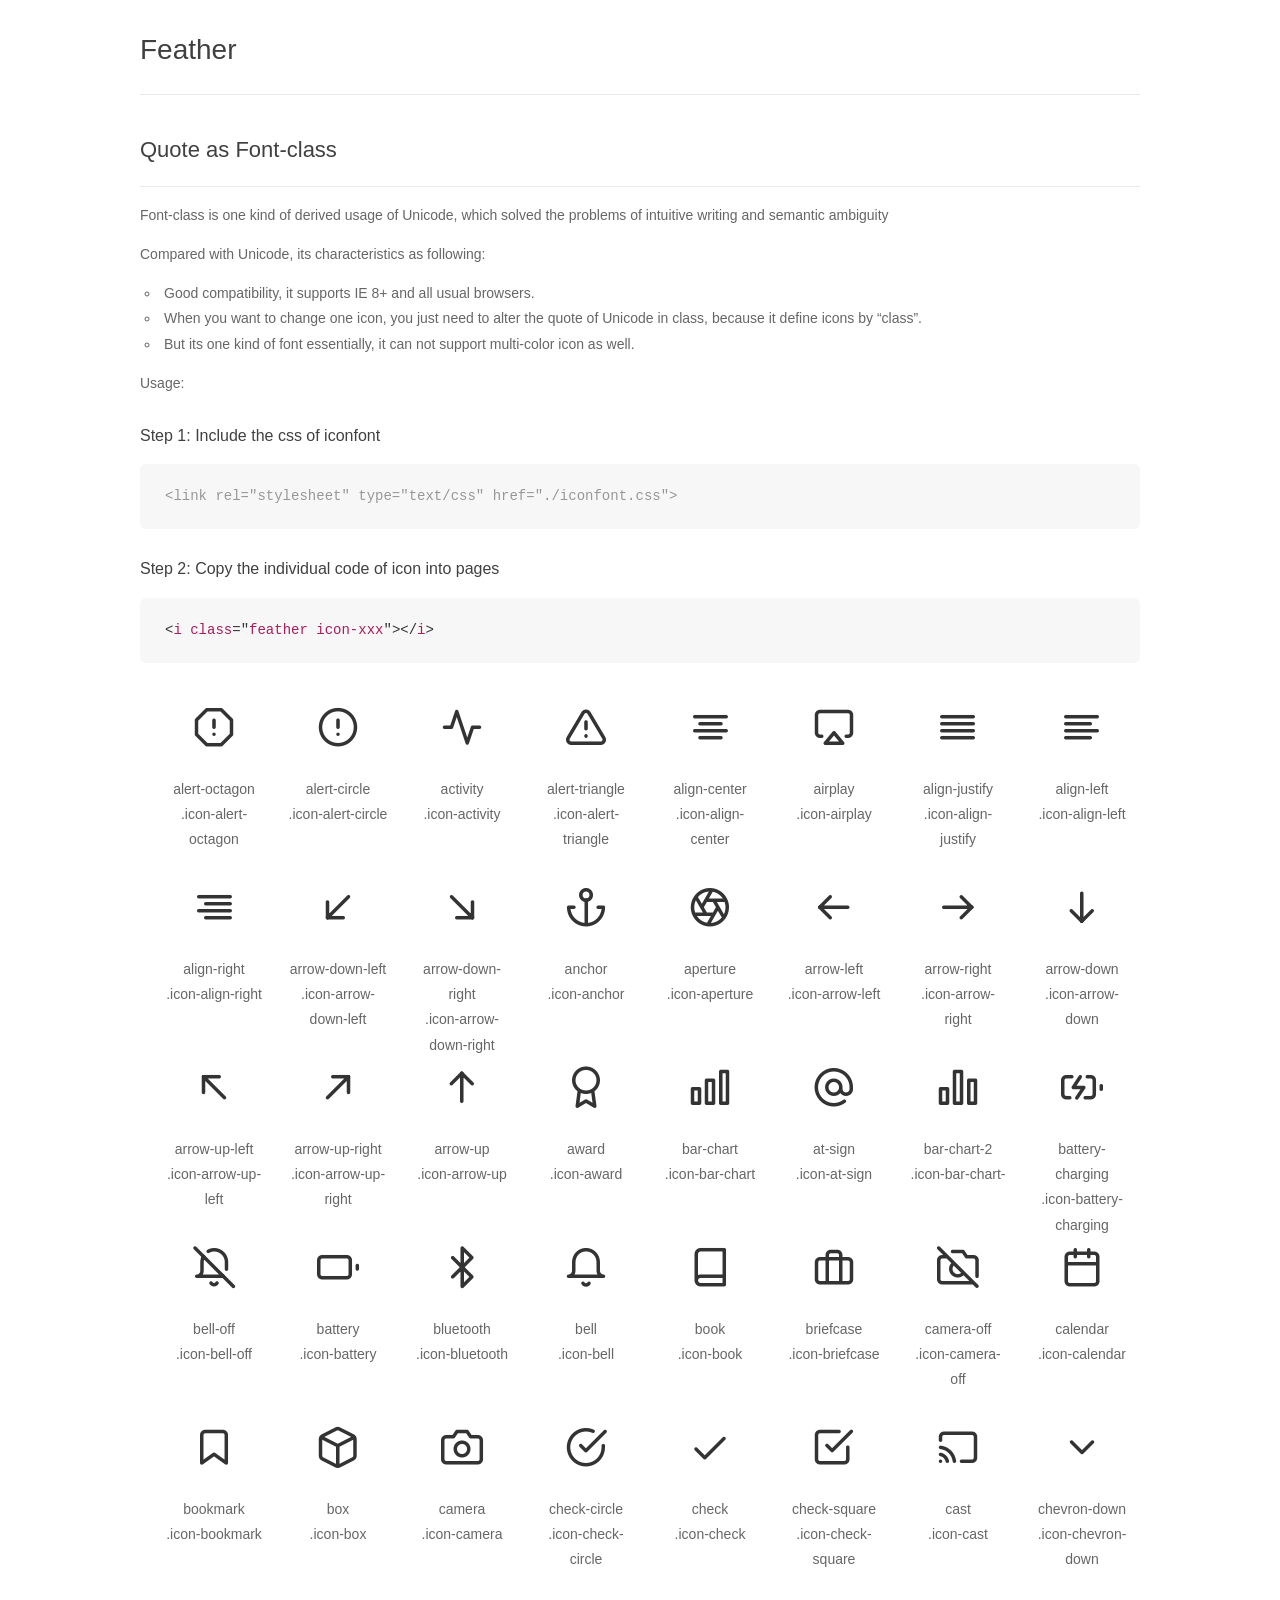
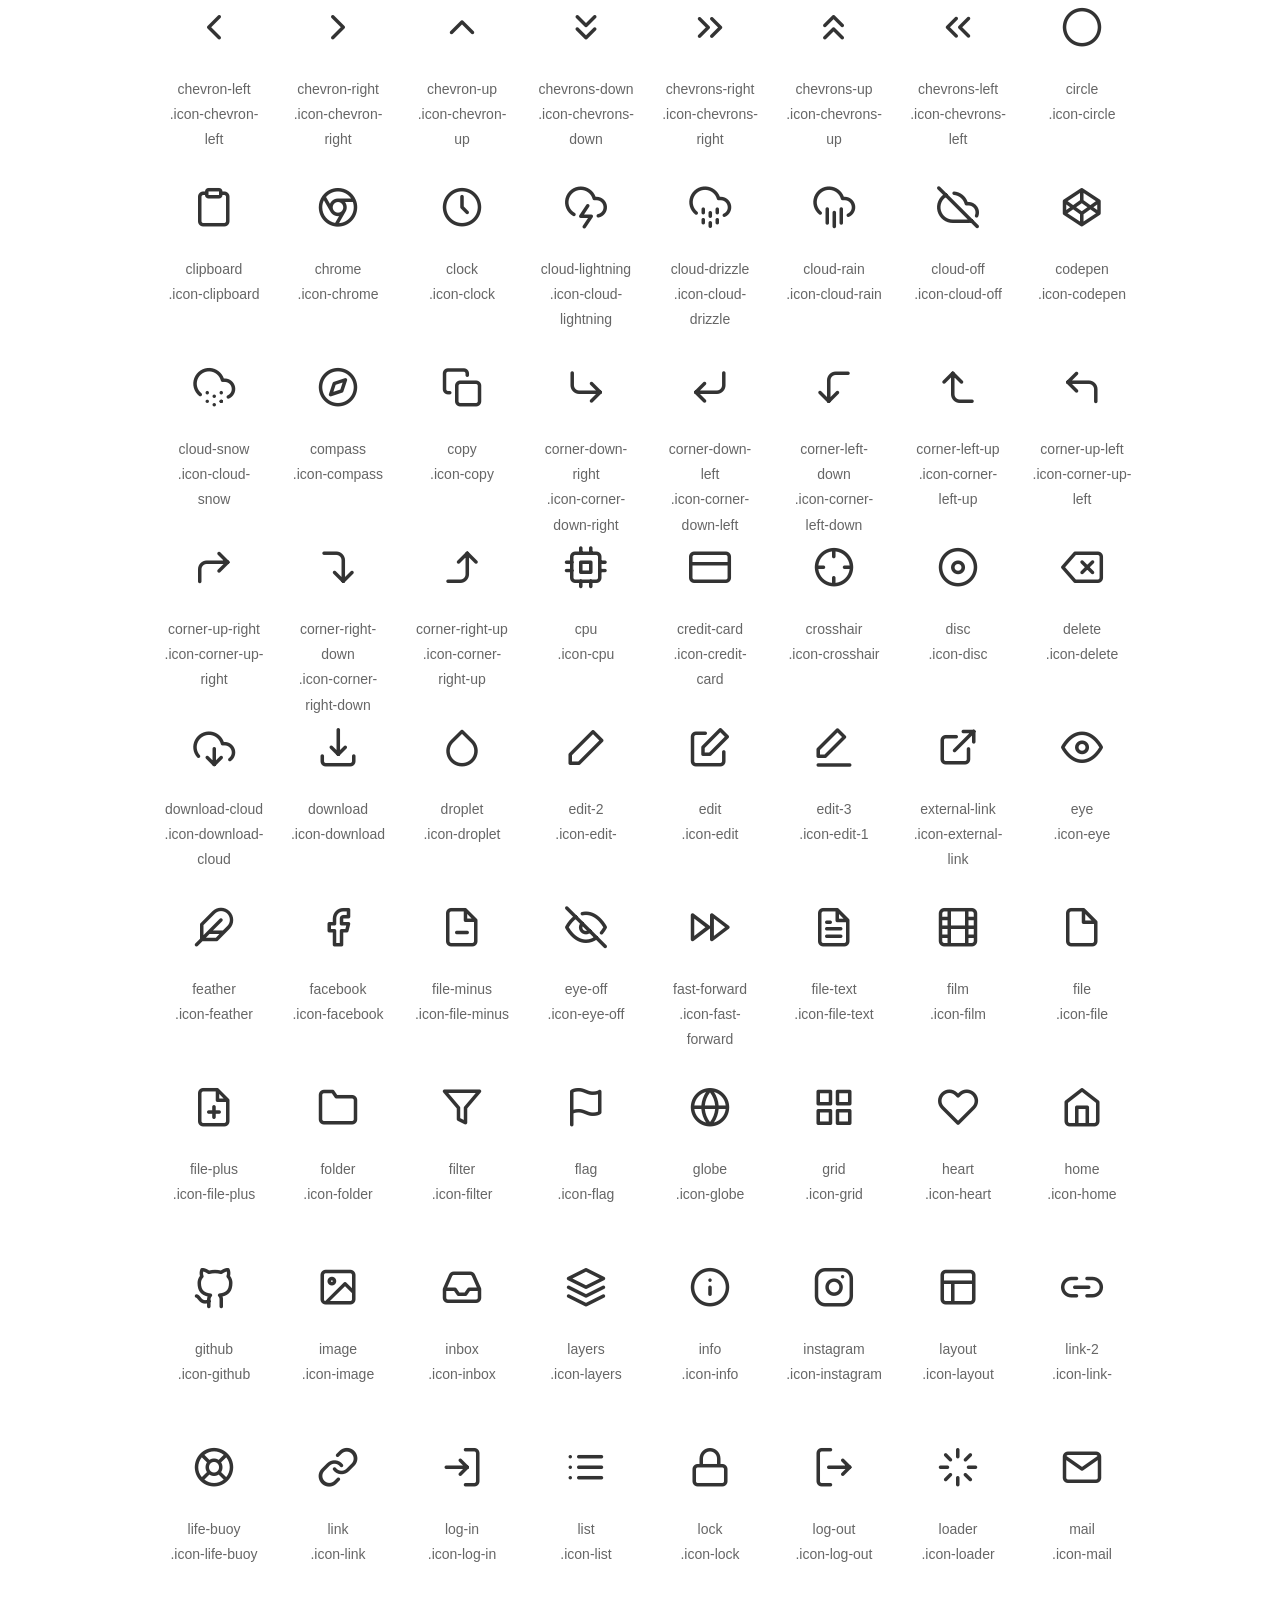
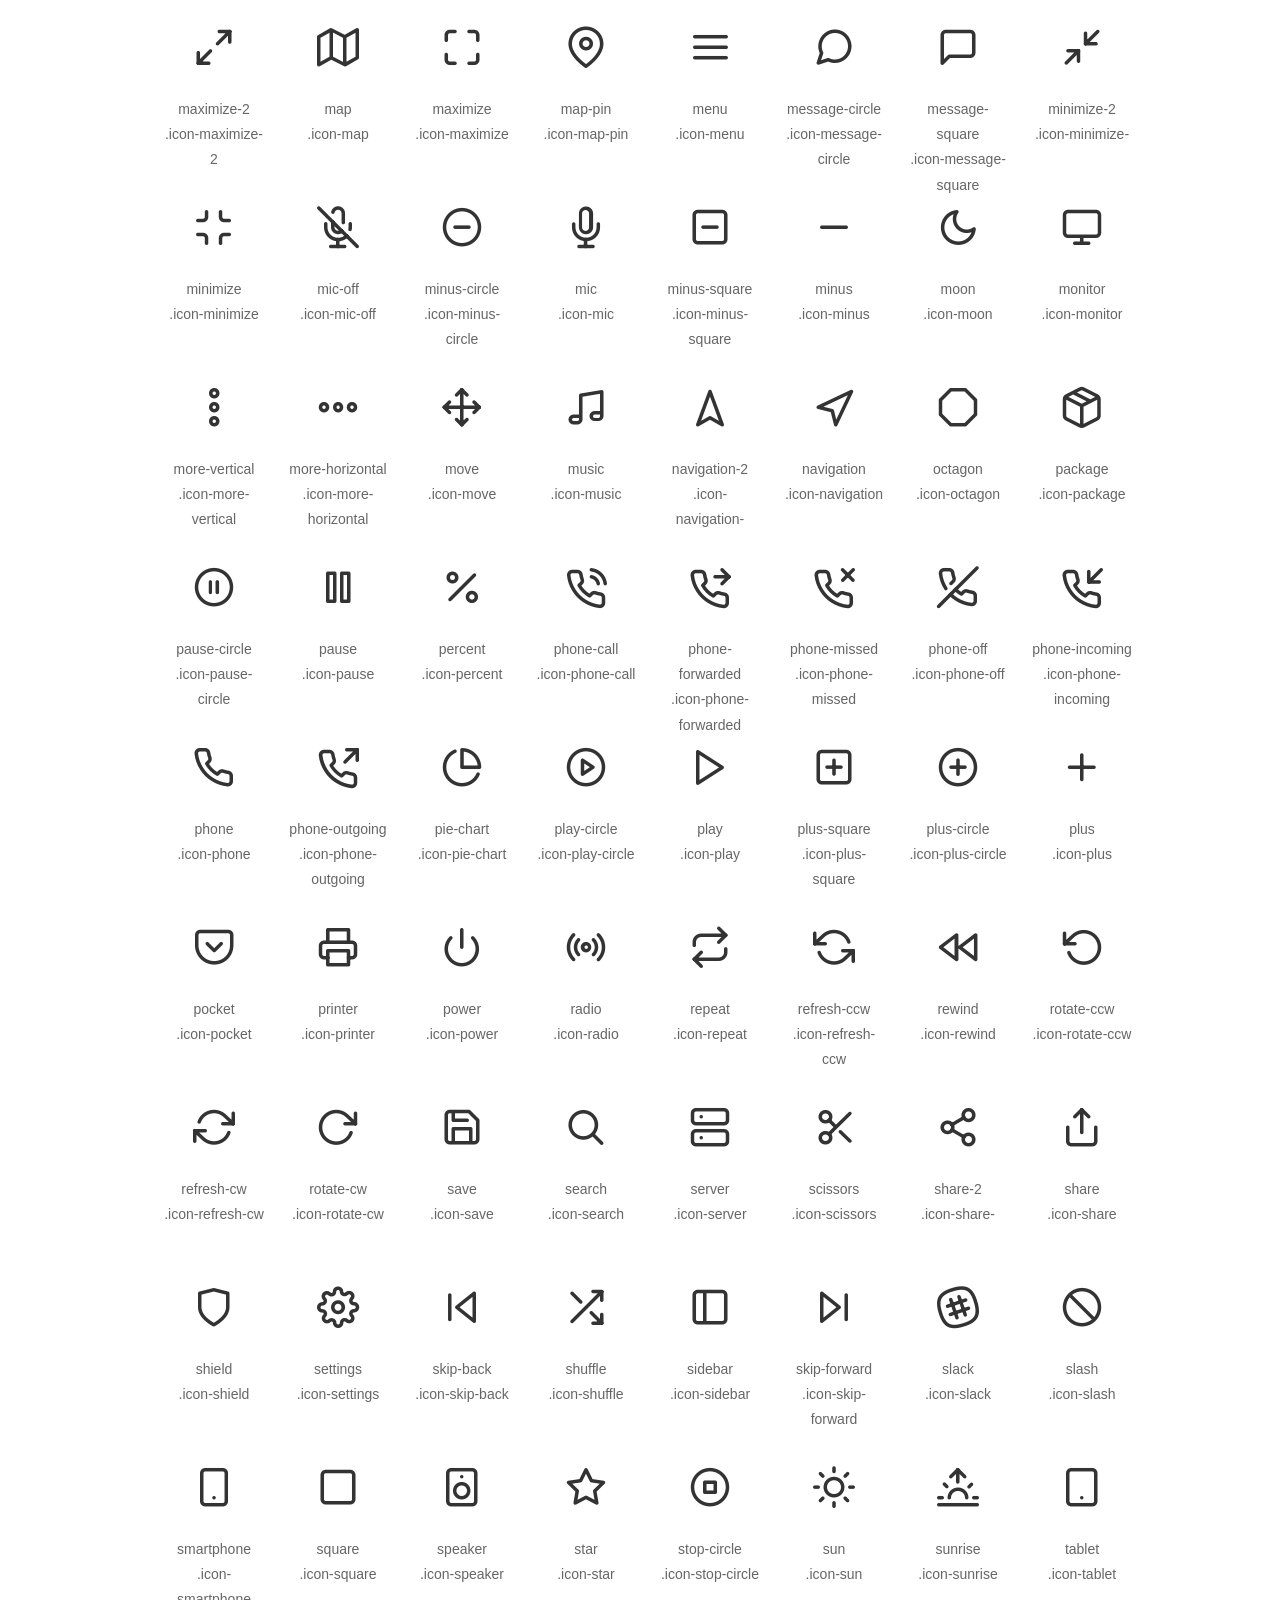
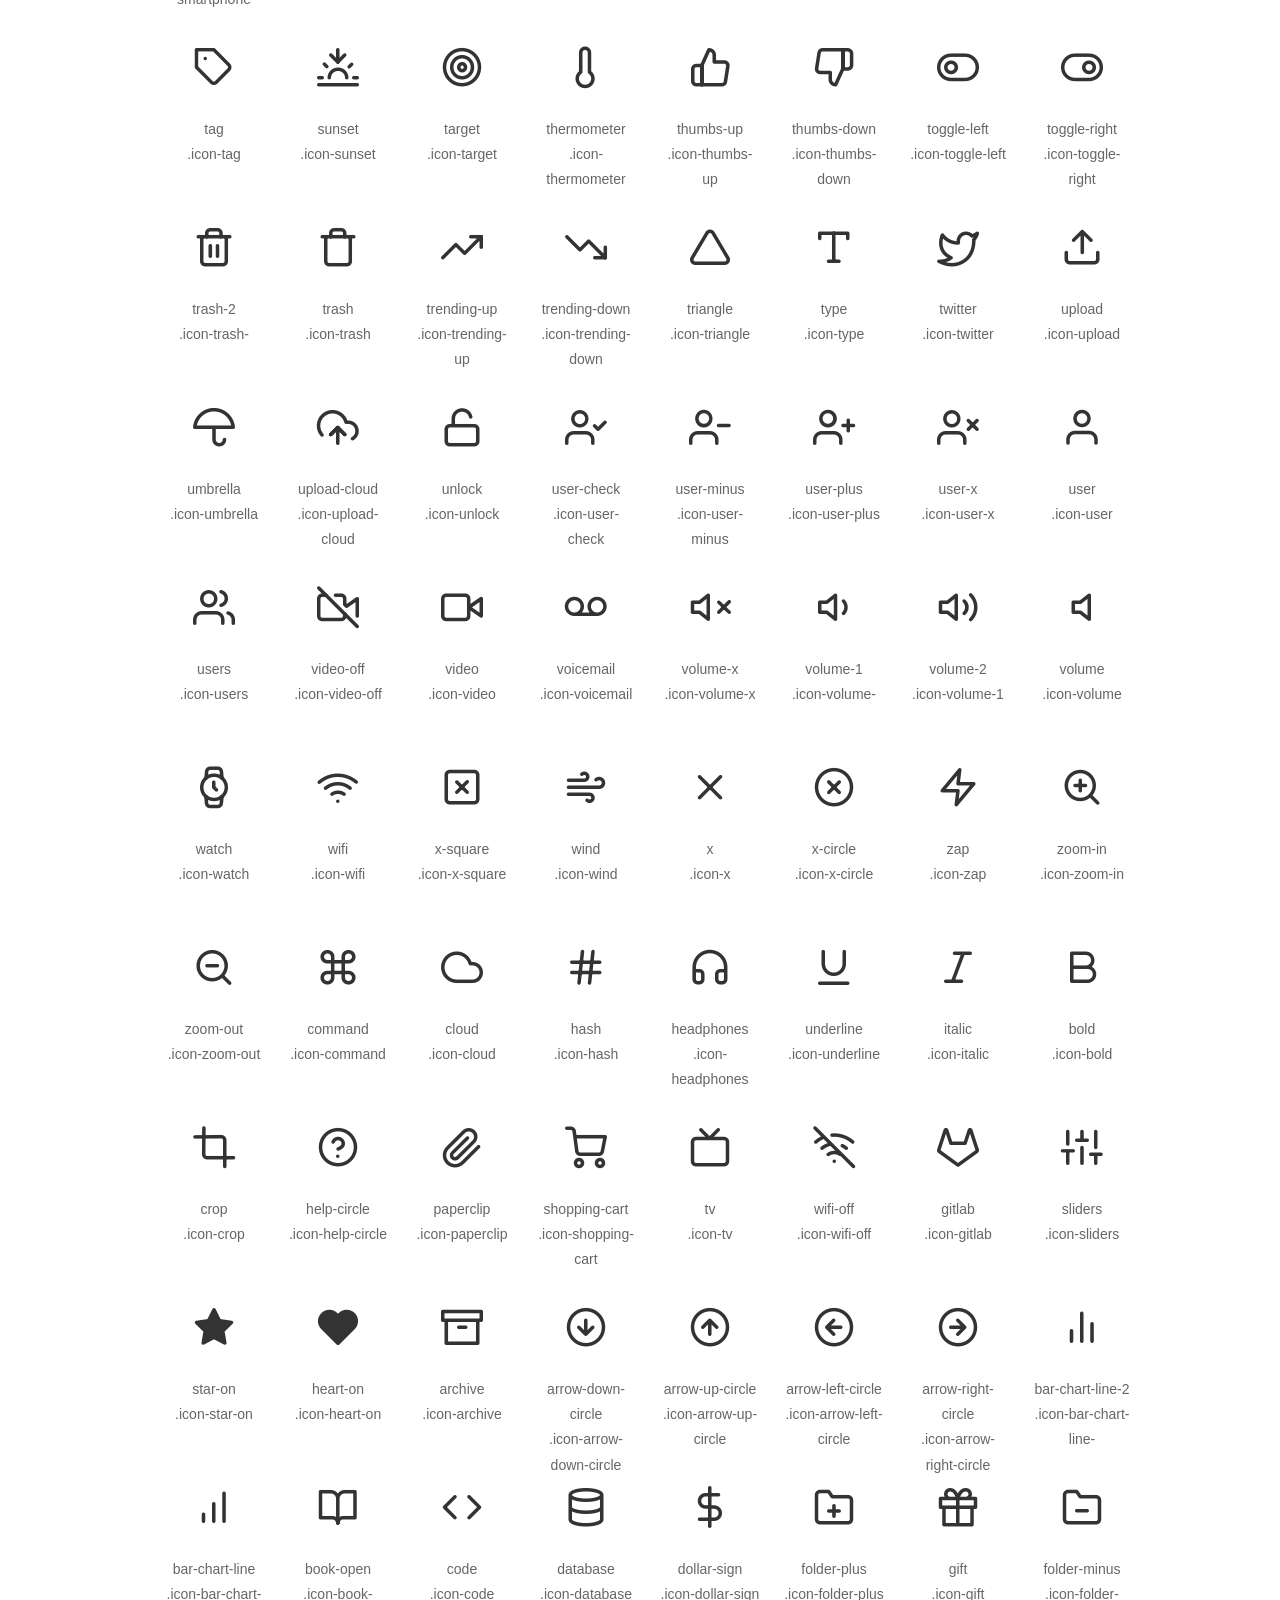
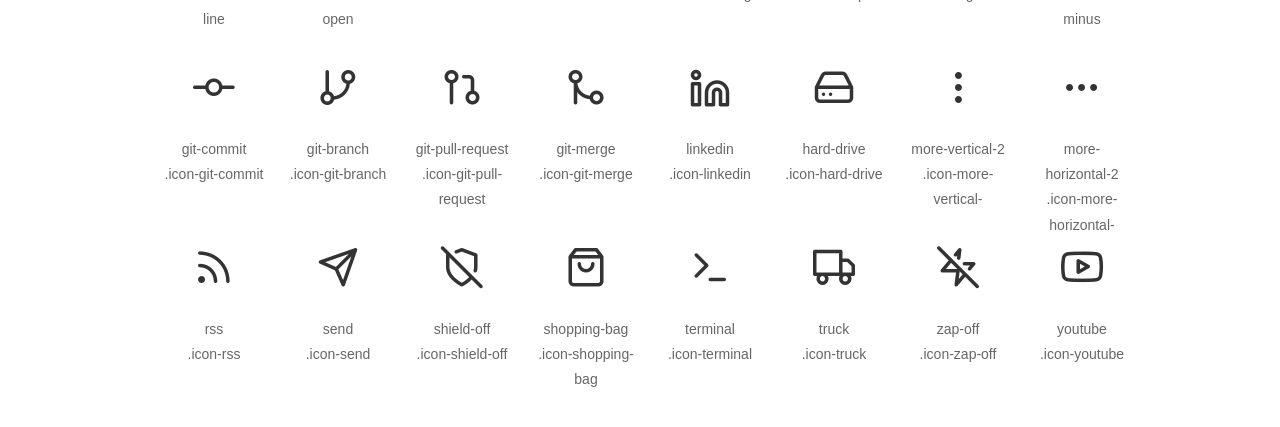
<file: dashboard/template/comexpay/assets/fonts/feather-font/examples/index.html>
<!DOCTYPE html>
<html>
<head>
  <meta charset="utf-8" />
  <title>IconFont</title>
  <link rel="stylesheet" href="index.css">
  <link rel="stylesheet" href="../css/iconfont.css">
</head>
<body>
  <div class="main markdown">
    <h1>Feather</h1>
    <hr>
    
    <h2 id="font-class-">Quote as Font-class</h2>
    <hr>

    <p>Font-class is one kind of derived usage of Unicode, which solved the problems of intuitive writing and semantic ambiguity</p>
    <p>Compared with Unicode, its characteristics as following:</p>
    <ul>
      <li>Good compatibility, it supports IE 8+ and all usual browsers.</li>
      <li>When you want to change one icon, you just need to alter the quote of Unicode in class, because it define icons by “class”.</li>
      <li>But its one kind of font essentially, it can not support multi-color icon as well.</li>
    </ul>

    <p>Usage:</p>

    <h3 id="-fontclass-">Step 1: Include the css of iconfont</h3>
    <pre><code class="lang-js hljs javascript"><span class="hljs-comment">&lt;link rel="stylesheet" type="text/css" href="./iconfont.css"&gt;</span></code></pre>
    
    <h3 id="-">Step 2: Copy the individual code of icon into pages</h3>
    <pre><code class="lang-css hljs">&lt;<span class="hljs-selector-tag">i</span> <span class="hljs-selector-tag">class</span>="<span class="hljs-selector-tag">feather</span> <span class="hljs-selector-tag">icon-xxx</span>"&gt;&lt;/<span class="hljs-selector-tag">i</span>&gt;</code></pre>

    <ul class="icon_lists clear">

      <li>
        <i class="icon feather icon-alert-octagon"></i>
        <div class="name">alert-octagon</div>
        <div class="fontclass">.icon-alert-octagon</div>
      </li>

      <li>
        <i class="icon feather icon-alert-circle"></i>
        <div class="name">alert-circle</div>
        <div class="fontclass">.icon-alert-circle</div>
      </li>

      <li>
        <i class="icon feather icon-activity"></i>
        <div class="name">activity</div>
        <div class="fontclass">.icon-activity</div>
      </li>

      <li>
        <i class="icon feather icon-alert-triangle"></i>
        <div class="name">alert-triangle</div>
        <div class="fontclass">.icon-alert-triangle</div>
      </li>

      <li>
        <i class="icon feather icon-align-center"></i>
        <div class="name">align-center</div>
        <div class="fontclass">.icon-align-center</div>
      </li>

      <li>
        <i class="icon feather icon-airplay"></i>
        <div class="name">airplay</div>
        <div class="fontclass">.icon-airplay</div>
      </li>

      <li>
        <i class="icon feather icon-align-justify"></i>
        <div class="name">align-justify</div>
        <div class="fontclass">.icon-align-justify</div>
      </li>

      <li>
        <i class="icon feather icon-align-left"></i>
        <div class="name">align-left</div>
        <div class="fontclass">.icon-align-left</div>
      </li>

      <li>
        <i class="icon feather icon-align-right"></i>
        <div class="name">align-right</div>
        <div class="fontclass">.icon-align-right</div>
      </li>

      <li>
        <i class="icon feather icon-arrow-down-left"></i>
        <div class="name">arrow-down-left</div>
        <div class="fontclass">.icon-arrow-down-left</div>
      </li>

      <li>
        <i class="icon feather icon-arrow-down-right"></i>
        <div class="name">arrow-down-right</div>
        <div class="fontclass">.icon-arrow-down-right</div>
      </li>

      <li>
        <i class="icon feather icon-anchor"></i>
        <div class="name">anchor</div>
        <div class="fontclass">.icon-anchor</div>
      </li>

      <li>
        <i class="icon feather icon-aperture"></i>
        <div class="name">aperture</div>
        <div class="fontclass">.icon-aperture</div>
      </li>

      <li>
        <i class="icon feather icon-arrow-left"></i>
        <div class="name">arrow-left</div>
        <div class="fontclass">.icon-arrow-left</div>
      </li>

      <li>
        <i class="icon feather icon-arrow-right"></i>
        <div class="name">arrow-right</div>
        <div class="fontclass">.icon-arrow-right</div>
      </li>

      <li>
        <i class="icon feather icon-arrow-down"></i>
        <div class="name">arrow-down</div>
        <div class="fontclass">.icon-arrow-down</div>
      </li>

      <li>
        <i class="icon feather icon-arrow-up-left"></i>
        <div class="name">arrow-up-left</div>
        <div class="fontclass">.icon-arrow-up-left</div>
      </li>

      <li>
        <i class="icon feather icon-arrow-up-right"></i>
        <div class="name">arrow-up-right</div>
        <div class="fontclass">.icon-arrow-up-right</div>
      </li>

      <li>
        <i class="icon feather icon-arrow-up"></i>
        <div class="name">arrow-up</div>
        <div class="fontclass">.icon-arrow-up</div>
      </li>

      <li>
        <i class="icon feather icon-award"></i>
        <div class="name">award</div>
        <div class="fontclass">.icon-award</div>
      </li>

      <li>
        <i class="icon feather icon-bar-chart"></i>
        <div class="name">bar-chart</div>
        <div class="fontclass">.icon-bar-chart</div>
      </li>

      <li>
        <i class="icon feather icon-at-sign"></i>
        <div class="name">at-sign</div>
        <div class="fontclass">.icon-at-sign</div>
      </li>

      <li>
        <i class="icon feather icon-bar-chart-2"></i>
        <div class="name">bar-chart-2</div>
        <div class="fontclass">.icon-bar-chart-</div>
      </li>

      <li>
        <i class="icon feather icon-battery-charging"></i>
        <div class="name">battery-charging</div>
        <div class="fontclass">.icon-battery-charging</div>
      </li>

      <li>
        <i class="icon feather icon-bell-off"></i>
        <div class="name">bell-off</div>
        <div class="fontclass">.icon-bell-off</div>
      </li>

      <li>
        <i class="icon feather icon-battery"></i>
        <div class="name">battery</div>
        <div class="fontclass">.icon-battery</div>
      </li>

      <li>
        <i class="icon feather icon-bluetooth"></i>
        <div class="name">bluetooth</div>
        <div class="fontclass">.icon-bluetooth</div>
      </li>

      <li>
        <i class="icon feather icon-bell"></i>
        <div class="name">bell</div>
        <div class="fontclass">.icon-bell</div>
      </li>

      <li>
        <i class="icon feather icon-book"></i>
        <div class="name">book</div>
        <div class="fontclass">.icon-book</div>
      </li>

      <li>
        <i class="icon feather icon-briefcase"></i>
        <div class="name">briefcase</div>
        <div class="fontclass">.icon-briefcase</div>
      </li>

      <li>
        <i class="icon feather icon-camera-off"></i>
        <div class="name">camera-off</div>
        <div class="fontclass">.icon-camera-off</div>
      </li>

      <li>
        <i class="icon feather icon-calendar"></i>
        <div class="name">calendar</div>
        <div class="fontclass">.icon-calendar</div>
      </li>

      <li>
        <i class="icon feather icon-bookmark"></i>
        <div class="name">bookmark</div>
        <div class="fontclass">.icon-bookmark</div>
      </li>

      <li>
        <i class="icon feather icon-box"></i>
        <div class="name">box</div>
        <div class="fontclass">.icon-box</div>
      </li>

      <li>
        <i class="icon feather icon-camera"></i>
        <div class="name">camera</div>
        <div class="fontclass">.icon-camera</div>
      </li>

      <li>
        <i class="icon feather icon-check-circle"></i>
        <div class="name">check-circle</div>
        <div class="fontclass">.icon-check-circle</div>
      </li>

      <li>
        <i class="icon feather icon-check"></i>
        <div class="name">check</div>
        <div class="fontclass">.icon-check</div>
      </li>

      <li>
        <i class="icon feather icon-check-square"></i>
        <div class="name">check-square</div>
        <div class="fontclass">.icon-check-square</div>
      </li>

      <li>
        <i class="icon feather icon-cast"></i>
        <div class="name">cast</div>
        <div class="fontclass">.icon-cast</div>
      </li>

      <li>
        <i class="icon feather icon-chevron-down"></i>
        <div class="name">chevron-down</div>
        <div class="fontclass">.icon-chevron-down</div>
      </li>

      <li>
        <i class="icon feather icon-chevron-left"></i>
        <div class="name">chevron-left</div>
        <div class="fontclass">.icon-chevron-left</div>
      </li>

      <li>
        <i class="icon feather icon-chevron-right"></i>
        <div class="name">chevron-right</div>
        <div class="fontclass">.icon-chevron-right</div>
      </li>

      <li>
        <i class="icon feather icon-chevron-up"></i>
        <div class="name">chevron-up</div>
        <div class="fontclass">.icon-chevron-up</div>
      </li>

      <li>
        <i class="icon feather icon-chevrons-down"></i>
        <div class="name">chevrons-down</div>
        <div class="fontclass">.icon-chevrons-down</div>
      </li>

      <li>
        <i class="icon feather icon-chevrons-right"></i>
        <div class="name">chevrons-right</div>
        <div class="fontclass">.icon-chevrons-right</div>
      </li>

      <li>
        <i class="icon feather icon-chevrons-up"></i>
        <div class="name">chevrons-up</div>
        <div class="fontclass">.icon-chevrons-up</div>
      </li>

      <li>
        <i class="icon feather icon-chevrons-left"></i>
        <div class="name">chevrons-left</div>
        <div class="fontclass">.icon-chevrons-left</div>
      </li>

      <li>
        <i class="icon feather icon-circle"></i>
        <div class="name">circle</div>
        <div class="fontclass">.icon-circle</div>
      </li>

      <li>
        <i class="icon feather icon-clipboard"></i>
        <div class="name">clipboard</div>
        <div class="fontclass">.icon-clipboard</div>
      </li>

      <li>
        <i class="icon feather icon-chrome"></i>
        <div class="name">chrome</div>
        <div class="fontclass">.icon-chrome</div>
      </li>

      <li>
        <i class="icon feather icon-clock"></i>
        <div class="name">clock</div>
        <div class="fontclass">.icon-clock</div>
      </li>

      <li>
        <i class="icon feather icon-cloud-lightning"></i>
        <div class="name">cloud-lightning</div>
        <div class="fontclass">.icon-cloud-lightning</div>
      </li>

      <li>
        <i class="icon feather icon-cloud-drizzle"></i>
        <div class="name">cloud-drizzle</div>
        <div class="fontclass">.icon-cloud-drizzle</div>
      </li>

      <li>
        <i class="icon feather icon-cloud-rain"></i>
        <div class="name">cloud-rain</div>
        <div class="fontclass">.icon-cloud-rain</div>
      </li>

      <li>
        <i class="icon feather icon-cloud-off"></i>
        <div class="name">cloud-off</div>
        <div class="fontclass">.icon-cloud-off</div>
      </li>

      <li>
        <i class="icon feather icon-codepen"></i>
        <div class="name">codepen</div>
        <div class="fontclass">.icon-codepen</div>
      </li>

      <li>
        <i class="icon feather icon-cloud-snow"></i>
        <div class="name">cloud-snow</div>
        <div class="fontclass">.icon-cloud-snow</div>
      </li>

      <li>
        <i class="icon feather icon-compass"></i>
        <div class="name">compass</div>
        <div class="fontclass">.icon-compass</div>
      </li>

      <li>
        <i class="icon feather icon-copy"></i>
        <div class="name">copy</div>
        <div class="fontclass">.icon-copy</div>
      </li>

      <li>
        <i class="icon feather icon-corner-down-right"></i>
        <div class="name">corner-down-right</div>
        <div class="fontclass">.icon-corner-down-right</div>
      </li>

      <li>
        <i class="icon feather icon-corner-down-left"></i>
        <div class="name">corner-down-left</div>
        <div class="fontclass">.icon-corner-down-left</div>
      </li>

      <li>
        <i class="icon feather icon-corner-left-down"></i>
        <div class="name">corner-left-down</div>
        <div class="fontclass">.icon-corner-left-down</div>
      </li>

      <li>
        <i class="icon feather icon-corner-left-up"></i>
        <div class="name">corner-left-up</div>
        <div class="fontclass">.icon-corner-left-up</div>
      </li>

      <li>
        <i class="icon feather icon-corner-up-left"></i>
        <div class="name">corner-up-left</div>
        <div class="fontclass">.icon-corner-up-left</div>
      </li>

      <li>
        <i class="icon feather icon-corner-up-right"></i>
        <div class="name">corner-up-right</div>
        <div class="fontclass">.icon-corner-up-right</div>
      </li>

      <li>
        <i class="icon feather icon-corner-right-down"></i>
        <div class="name">corner-right-down</div>
        <div class="fontclass">.icon-corner-right-down</div>
      </li>

      <li>
        <i class="icon feather icon-corner-right-up"></i>
        <div class="name">corner-right-up</div>
        <div class="fontclass">.icon-corner-right-up</div>
      </li>

      <li>
        <i class="icon feather icon-cpu"></i>
        <div class="name">cpu</div>
        <div class="fontclass">.icon-cpu</div>
      </li>

      <li>
        <i class="icon feather icon-credit-card"></i>
        <div class="name">credit-card</div>
        <div class="fontclass">.icon-credit-card</div>
      </li>

      <li>
        <i class="icon feather icon-crosshair"></i>
        <div class="name">crosshair</div>
        <div class="fontclass">.icon-crosshair</div>
      </li>

      <li>
        <i class="icon feather icon-disc"></i>
        <div class="name">disc</div>
        <div class="fontclass">.icon-disc</div>
      </li>

      <li>
        <i class="icon feather icon-delete"></i>
        <div class="name">delete</div>
        <div class="fontclass">.icon-delete</div>
      </li>

      <li>
        <i class="icon feather icon-download-cloud"></i>
        <div class="name">download-cloud</div>
        <div class="fontclass">.icon-download-cloud</div>
      </li>

      <li>
        <i class="icon feather icon-download"></i>
        <div class="name">download</div>
        <div class="fontclass">.icon-download</div>
      </li>

      <li>
        <i class="icon feather icon-droplet"></i>
        <div class="name">droplet</div>
        <div class="fontclass">.icon-droplet</div>
      </li>

      <li>
        <i class="icon feather icon-edit-2"></i>
        <div class="name">edit-2</div>
        <div class="fontclass">.icon-edit-</div>
      </li>

      <li>
        <i class="icon feather icon-edit"></i>
        <div class="name">edit</div>
        <div class="fontclass">.icon-edit</div>
      </li>

      <li>
        <i class="icon feather icon-edit-1"></i>
        <div class="name">edit-3</div>
        <div class="fontclass">.icon-edit-1</div>
      </li>

      <li>
        <i class="icon feather icon-external-link"></i>
        <div class="name">external-link</div>
        <div class="fontclass">.icon-external-link</div>
      </li>

      <li>
        <i class="icon feather icon-eye"></i>
        <div class="name">eye</div>
        <div class="fontclass">.icon-eye</div>
      </li>

      <li>
        <i class="icon feather icon-feather"></i>
        <div class="name">feather</div>
        <div class="fontclass">.icon-feather</div>
      </li>

      <li>
        <i class="icon feather icon-facebook"></i>
        <div class="name">facebook</div>
        <div class="fontclass">.icon-facebook</div>
      </li>

      <li>
        <i class="icon feather icon-file-minus"></i>
        <div class="name">file-minus</div>
        <div class="fontclass">.icon-file-minus</div>
      </li>

      <li>
        <i class="icon feather icon-eye-off"></i>
        <div class="name">eye-off</div>
        <div class="fontclass">.icon-eye-off</div>
      </li>

      <li>
        <i class="icon feather icon-fast-forward"></i>
        <div class="name">fast-forward</div>
        <div class="fontclass">.icon-fast-forward</div>
      </li>

      <li>
        <i class="icon feather icon-file-text"></i>
        <div class="name">file-text</div>
        <div class="fontclass">.icon-file-text</div>
      </li>

      <li>
        <i class="icon feather icon-film"></i>
        <div class="name">film</div>
        <div class="fontclass">.icon-film</div>
      </li>

      <li>
        <i class="icon feather icon-file"></i>
        <div class="name">file</div>
        <div class="fontclass">.icon-file</div>
      </li>

      <li>
        <i class="icon feather icon-file-plus"></i>
        <div class="name">file-plus</div>
        <div class="fontclass">.icon-file-plus</div>
      </li>

      <li>
        <i class="icon feather icon-folder"></i>
        <div class="name">folder</div>
        <div class="fontclass">.icon-folder</div>
      </li>

      <li>
        <i class="icon feather icon-filter"></i>
        <div class="name">filter</div>
        <div class="fontclass">.icon-filter</div>
      </li>

      <li>
        <i class="icon feather icon-flag"></i>
        <div class="name">flag</div>
        <div class="fontclass">.icon-flag</div>
      </li>

      <li>
        <i class="icon feather icon-globe"></i>
        <div class="name">globe</div>
        <div class="fontclass">.icon-globe</div>
      </li>

      <li>
        <i class="icon feather icon-grid"></i>
        <div class="name">grid</div>
        <div class="fontclass">.icon-grid</div>
      </li>

      <li>
        <i class="icon feather icon-heart"></i>
        <div class="name">heart</div>
        <div class="fontclass">.icon-heart</div>
      </li>

      <li>
        <i class="icon feather icon-home"></i>
        <div class="name">home</div>
        <div class="fontclass">.icon-home</div>
      </li>

      <li>
        <i class="icon feather icon-github"></i>
        <div class="name">github</div>
        <div class="fontclass">.icon-github</div>
      </li>

      <li>
        <i class="icon feather icon-image"></i>
        <div class="name">image</div>
        <div class="fontclass">.icon-image</div>
      </li>

      <li>
        <i class="icon feather icon-inbox"></i>
        <div class="name">inbox</div>
        <div class="fontclass">.icon-inbox</div>
      </li>

      <li>
        <i class="icon feather icon-layers"></i>
        <div class="name">layers</div>
        <div class="fontclass">.icon-layers</div>
      </li>

      <li>
        <i class="icon feather icon-info"></i>
        <div class="name">info</div>
        <div class="fontclass">.icon-info</div>
      </li>

      <li>
        <i class="icon feather icon-instagram"></i>
        <div class="name">instagram</div>
        <div class="fontclass">.icon-instagram</div>
      </li>

      <li>
        <i class="icon feather icon-layout"></i>
        <div class="name">layout</div>
        <div class="fontclass">.icon-layout</div>
      </li>

      <li>
        <i class="icon feather icon-link-2"></i>
        <div class="name">link-2</div>
        <div class="fontclass">.icon-link-</div>
      </li>

      <li>
        <i class="icon feather icon-life-buoy"></i>
        <div class="name">life-buoy</div>
        <div class="fontclass">.icon-life-buoy</div>
      </li>

      <li>
        <i class="icon feather icon-link"></i>
        <div class="name">link</div>
        <div class="fontclass">.icon-link</div>
      </li>

      <li>
        <i class="icon feather icon-log-in"></i>
        <div class="name">log-in</div>
        <div class="fontclass">.icon-log-in</div>
      </li>

      <li>
        <i class="icon feather icon-list"></i>
        <div class="name">list</div>
        <div class="fontclass">.icon-list</div>
      </li>

      <li>
        <i class="icon feather icon-lock"></i>
        <div class="name">lock</div>
        <div class="fontclass">.icon-lock</div>
      </li>

      <li>
        <i class="icon feather icon-log-out"></i>
        <div class="name">log-out</div>
        <div class="fontclass">.icon-log-out</div>
      </li>

      <li>
        <i class="icon feather icon-loader"></i>
        <div class="name">loader</div>
        <div class="fontclass">.icon-loader</div>
      </li>

      <li>
        <i class="icon feather icon-mail"></i>
        <div class="name">mail</div>
        <div class="fontclass">.icon-mail</div>
      </li>

      <li>
        <i class="icon feather icon-maximize-2"></i>
        <div class="name">maximize-2</div>
        <div class="fontclass">.icon-maximize-2</div>
      </li>

      <li>
        <i class="icon feather icon-map"></i>
        <div class="name">map</div>
        <div class="fontclass">.icon-map</div>
      </li>

      <li>
        <i class="icon feather icon-maximize"></i>
        <div class="name">maximize</div>
        <div class="fontclass">.icon-maximize</div>
      </li>

      <li>
        <i class="icon feather icon-map-pin"></i>
        <div class="name">map-pin</div>
        <div class="fontclass">.icon-map-pin</div>
      </li>

      <li>
        <i class="icon feather icon-menu"></i>
        <div class="name">menu</div>
        <div class="fontclass">.icon-menu</div>
      </li>

      <li>
        <i class="icon feather icon-message-circle"></i>
        <div class="name">message-circle</div>
        <div class="fontclass">.icon-message-circle</div>
      </li>

      <li>
        <i class="icon feather icon-message-square"></i>
        <div class="name">message-square</div>
        <div class="fontclass">.icon-message-square</div>
      </li>

      <li>
        <i class="icon feather icon-minimize-2"></i>
        <div class="name">minimize-2</div>
        <div class="fontclass">.icon-minimize-</div>
      </li>

      <li>
        <i class="icon feather icon-minimize"></i>
        <div class="name">minimize</div>
        <div class="fontclass">.icon-minimize</div>
      </li>

      <li>
        <i class="icon feather icon-mic-off"></i>
        <div class="name">mic-off</div>
        <div class="fontclass">.icon-mic-off</div>
      </li>

      <li>
        <i class="icon feather icon-minus-circle"></i>
        <div class="name">minus-circle</div>
        <div class="fontclass">.icon-minus-circle</div>
      </li>

      <li>
        <i class="icon feather icon-mic"></i>
        <div class="name">mic</div>
        <div class="fontclass">.icon-mic</div>
      </li>

      <li>
        <i class="icon feather icon-minus-square"></i>
        <div class="name">minus-square</div>
        <div class="fontclass">.icon-minus-square</div>
      </li>

      <li>
        <i class="icon feather icon-minus"></i>
        <div class="name">minus</div>
        <div class="fontclass">.icon-minus</div>
      </li>

      <li>
        <i class="icon feather icon-moon"></i>
        <div class="name">moon</div>
        <div class="fontclass">.icon-moon</div>
      </li>

      <li>
        <i class="icon feather icon-monitor"></i>
        <div class="name">monitor</div>
        <div class="fontclass">.icon-monitor</div>
      </li>

      <li>
        <i class="icon feather icon-more-vertical"></i>
        <div class="name">more-vertical</div>
        <div class="fontclass">.icon-more-vertical</div>
      </li>

      <li>
        <i class="icon feather icon-more-horizontal"></i>
        <div class="name">more-horizontal</div>
        <div class="fontclass">.icon-more-horizontal</div>
      </li>

      <li>
        <i class="icon feather icon-move"></i>
        <div class="name">move</div>
        <div class="fontclass">.icon-move</div>
      </li>

      <li>
        <i class="icon feather icon-music"></i>
        <div class="name">music</div>
        <div class="fontclass">.icon-music</div>
      </li>

      <li>
        <i class="icon feather icon-navigation-2"></i>
        <div class="name">navigation-2</div>
        <div class="fontclass">.icon-navigation-</div>
      </li>

      <li>
        <i class="icon feather icon-navigation"></i>
        <div class="name">navigation</div>
        <div class="fontclass">.icon-navigation</div>
      </li>

      <li>
        <i class="icon feather icon-octagon"></i>
        <div class="name">octagon</div>
        <div class="fontclass">.icon-octagon</div>
      </li>

      <li>
        <i class="icon feather icon-package"></i>
        <div class="name">package</div>
        <div class="fontclass">.icon-package</div>
      </li>

      <li>
        <i class="icon feather icon-pause-circle"></i>
        <div class="name">pause-circle</div>
        <div class="fontclass">.icon-pause-circle</div>
      </li>

      <li>
        <i class="icon feather icon-pause"></i>
        <div class="name">pause</div>
        <div class="fontclass">.icon-pause</div>
      </li>

      <li>
        <i class="icon feather icon-percent"></i>
        <div class="name">percent</div>
        <div class="fontclass">.icon-percent</div>
      </li>

      <li>
        <i class="icon feather icon-phone-call"></i>
        <div class="name">phone-call</div>
        <div class="fontclass">.icon-phone-call</div>
      </li>

      <li>
        <i class="icon feather icon-phone-forwarded"></i>
        <div class="name">phone-forwarded</div>
        <div class="fontclass">.icon-phone-forwarded</div>
      </li>

      <li>
        <i class="icon feather icon-phone-missed"></i>
        <div class="name">phone-missed</div>
        <div class="fontclass">.icon-phone-missed</div>
      </li>

      <li>
        <i class="icon feather icon-phone-off"></i>
        <div class="name">phone-off</div>
        <div class="fontclass">.icon-phone-off</div>
      </li>

      <li>
        <i class="icon feather icon-phone-incoming"></i>
        <div class="name">phone-incoming</div>
        <div class="fontclass">.icon-phone-incoming</div>
      </li>

      <li>
        <i class="icon feather icon-phone"></i>
        <div class="name">phone</div>
        <div class="fontclass">.icon-phone</div>
      </li>

      <li>
        <i class="icon feather icon-phone-outgoing"></i>
        <div class="name">phone-outgoing</div>
        <div class="fontclass">.icon-phone-outgoing</div>
      </li>

      <li>
        <i class="icon feather icon-pie-chart"></i>
        <div class="name">pie-chart</div>
        <div class="fontclass">.icon-pie-chart</div>
      </li>

      <li>
        <i class="icon feather icon-play-circle"></i>
        <div class="name">play-circle</div>
        <div class="fontclass">.icon-play-circle</div>
      </li>

      <li>
        <i class="icon feather icon-play"></i>
        <div class="name">play</div>
        <div class="fontclass">.icon-play</div>
      </li>

      <li>
        <i class="icon feather icon-plus-square"></i>
        <div class="name">plus-square</div>
        <div class="fontclass">.icon-plus-square</div>
      </li>

      <li>
        <i class="icon feather icon-plus-circle"></i>
        <div class="name">plus-circle</div>
        <div class="fontclass">.icon-plus-circle</div>
      </li>

      <li>
        <i class="icon feather icon-plus"></i>
        <div class="name">plus</div>
        <div class="fontclass">.icon-plus</div>
      </li>

      <li>
        <i class="icon feather icon-pocket"></i>
        <div class="name">pocket</div>
        <div class="fontclass">.icon-pocket</div>
      </li>

      <li>
        <i class="icon feather icon-printer"></i>
        <div class="name">printer</div>
        <div class="fontclass">.icon-printer</div>
      </li>

      <li>
        <i class="icon feather icon-power"></i>
        <div class="name">power</div>
        <div class="fontclass">.icon-power</div>
      </li>

      <li>
        <i class="icon feather icon-radio"></i>
        <div class="name">radio</div>
        <div class="fontclass">.icon-radio</div>
      </li>

      <li>
        <i class="icon feather icon-repeat"></i>
        <div class="name">repeat</div>
        <div class="fontclass">.icon-repeat</div>
      </li>

      <li>
        <i class="icon feather icon-refresh-ccw"></i>
        <div class="name">refresh-ccw</div>
        <div class="fontclass">.icon-refresh-ccw</div>
      </li>

      <li>
        <i class="icon feather icon-rewind"></i>
        <div class="name">rewind</div>
        <div class="fontclass">.icon-rewind</div>
      </li>

      <li>
        <i class="icon feather icon-rotate-ccw"></i>
        <div class="name">rotate-ccw</div>
        <div class="fontclass">.icon-rotate-ccw</div>
      </li>

      <li>
        <i class="icon feather icon-refresh-cw"></i>
        <div class="name">refresh-cw</div>
        <div class="fontclass">.icon-refresh-cw</div>
      </li>

      <li>
        <i class="icon feather icon-rotate-cw"></i>
        <div class="name">rotate-cw</div>
        <div class="fontclass">.icon-rotate-cw</div>
      </li>

      <li>
        <i class="icon feather icon-save"></i>
        <div class="name">save</div>
        <div class="fontclass">.icon-save</div>
      </li>

      <li>
        <i class="icon feather icon-search"></i>
        <div class="name">search</div>
        <div class="fontclass">.icon-search</div>
      </li>

      <li>
        <i class="icon feather icon-server"></i>
        <div class="name">server</div>
        <div class="fontclass">.icon-server</div>
      </li>

      <li>
        <i class="icon feather icon-scissors"></i>
        <div class="name">scissors</div>
        <div class="fontclass">.icon-scissors</div>
      </li>

      <li>
        <i class="icon feather icon-share-2"></i>
        <div class="name">share-2</div>
        <div class="fontclass">.icon-share-</div>
      </li>

      <li>
        <i class="icon feather icon-share"></i>
        <div class="name">share</div>
        <div class="fontclass">.icon-share</div>
      </li>

      <li>
        <i class="icon feather icon-shield"></i>
        <div class="name">shield</div>
        <div class="fontclass">.icon-shield</div>
      </li>

      <li>
        <i class="icon feather icon-settings"></i>
        <div class="name">settings</div>
        <div class="fontclass">.icon-settings</div>
      </li>

      <li>
        <i class="icon feather icon-skip-back"></i>
        <div class="name">skip-back</div>
        <div class="fontclass">.icon-skip-back</div>
      </li>

      <li>
        <i class="icon feather icon-shuffle"></i>
        <div class="name">shuffle</div>
        <div class="fontclass">.icon-shuffle</div>
      </li>

      <li>
        <i class="icon feather icon-sidebar"></i>
        <div class="name">sidebar</div>
        <div class="fontclass">.icon-sidebar</div>
      </li>

      <li>
        <i class="icon feather icon-skip-forward"></i>
        <div class="name">skip-forward</div>
        <div class="fontclass">.icon-skip-forward</div>
      </li>

      <li>
        <i class="icon feather icon-slack"></i>
        <div class="name">slack</div>
        <div class="fontclass">.icon-slack</div>
      </li>

      <li>
        <i class="icon feather icon-slash"></i>
        <div class="name">slash</div>
        <div class="fontclass">.icon-slash</div>
      </li>

      <li>
        <i class="icon feather icon-smartphone"></i>
        <div class="name">smartphone</div>
        <div class="fontclass">.icon-smartphone</div>
      </li>

      <li>
        <i class="icon feather icon-square"></i>
        <div class="name">square</div>
        <div class="fontclass">.icon-square</div>
      </li>

      <li>
        <i class="icon feather icon-speaker"></i>
        <div class="name">speaker</div>
        <div class="fontclass">.icon-speaker</div>
      </li>

      <li>
        <i class="icon feather icon-star"></i>
        <div class="name">star</div>
        <div class="fontclass">.icon-star</div>
      </li>

      <li>
        <i class="icon feather icon-stop-circle"></i>
        <div class="name">stop-circle</div>
        <div class="fontclass">.icon-stop-circle</div>
      </li>

      <li>
        <i class="icon feather icon-sun"></i>
        <div class="name">sun</div>
        <div class="fontclass">.icon-sun</div>
      </li>

      <li>
        <i class="icon feather icon-sunrise"></i>
        <div class="name">sunrise</div>
        <div class="fontclass">.icon-sunrise</div>
      </li>

      <li>
        <i class="icon feather icon-tablet"></i>
        <div class="name">tablet</div>
        <div class="fontclass">.icon-tablet</div>
      </li>

      <li>
        <i class="icon feather icon-tag"></i>
        <div class="name">tag</div>
        <div class="fontclass">.icon-tag</div>
      </li>

      <li>
        <i class="icon feather icon-sunset"></i>
        <div class="name">sunset</div>
        <div class="fontclass">.icon-sunset</div>
      </li>

      <li>
        <i class="icon feather icon-target"></i>
        <div class="name">target</div>
        <div class="fontclass">.icon-target</div>
      </li>

      <li>
        <i class="icon feather icon-thermometer"></i>
        <div class="name">thermometer</div>
        <div class="fontclass">.icon-thermometer</div>
      </li>

      <li>
        <i class="icon feather icon-thumbs-up"></i>
        <div class="name">thumbs-up</div>
        <div class="fontclass">.icon-thumbs-up</div>
      </li>

      <li>
        <i class="icon feather icon-thumbs-down"></i>
        <div class="name">thumbs-down</div>
        <div class="fontclass">.icon-thumbs-down</div>
      </li>

      <li>
        <i class="icon feather icon-toggle-left"></i>
        <div class="name">toggle-left</div>
        <div class="fontclass">.icon-toggle-left</div>
      </li>

      <li>
        <i class="icon feather icon-toggle-right"></i>
        <div class="name">toggle-right</div>
        <div class="fontclass">.icon-toggle-right</div>
      </li>

      <li>
        <i class="icon feather icon-trash-2"></i>
        <div class="name">trash-2</div>
        <div class="fontclass">.icon-trash-</div>
      </li>

      <li>
        <i class="icon feather icon-trash"></i>
        <div class="name">trash</div>
        <div class="fontclass">.icon-trash</div>
      </li>

      <li>
        <i class="icon feather icon-trending-up"></i>
        <div class="name">trending-up</div>
        <div class="fontclass">.icon-trending-up</div>
      </li>

      <li>
        <i class="icon feather icon-trending-down"></i>
        <div class="name">trending-down</div>
        <div class="fontclass">.icon-trending-down</div>
      </li>

      <li>
        <i class="icon feather icon-triangle"></i>
        <div class="name">triangle</div>
        <div class="fontclass">.icon-triangle</div>
      </li>

      <li>
        <i class="icon feather icon-type"></i>
        <div class="name">type</div>
        <div class="fontclass">.icon-type</div>
      </li>

      <li>
        <i class="icon feather icon-twitter"></i>
        <div class="name">twitter</div>
        <div class="fontclass">.icon-twitter</div>
      </li>

      <li>
        <i class="icon feather icon-upload"></i>
        <div class="name">upload</div>
        <div class="fontclass">.icon-upload</div>
      </li>

      <li>
        <i class="icon feather icon-umbrella"></i>
        <div class="name">umbrella</div>
        <div class="fontclass">.icon-umbrella</div>
      </li>

      <li>
        <i class="icon feather icon-upload-cloud"></i>
        <div class="name">upload-cloud</div>
        <div class="fontclass">.icon-upload-cloud</div>
      </li>

      <li>
        <i class="icon feather icon-unlock"></i>
        <div class="name">unlock</div>
        <div class="fontclass">.icon-unlock</div>
      </li>

      <li>
        <i class="icon feather icon-user-check"></i>
        <div class="name">user-check</div>
        <div class="fontclass">.icon-user-check</div>
      </li>

      <li>
        <i class="icon feather icon-user-minus"></i>
        <div class="name">user-minus</div>
        <div class="fontclass">.icon-user-minus</div>
      </li>

      <li>
        <i class="icon feather icon-user-plus"></i>
        <div class="name">user-plus</div>
        <div class="fontclass">.icon-user-plus</div>
      </li>

      <li>
        <i class="icon feather icon-user-x"></i>
        <div class="name">user-x</div>
        <div class="fontclass">.icon-user-x</div>
      </li>

      <li>
        <i class="icon feather icon-user"></i>
        <div class="name">user</div>
        <div class="fontclass">.icon-user</div>
      </li>

      <li>
        <i class="icon feather icon-users"></i>
        <div class="name">users</div>
        <div class="fontclass">.icon-users</div>
      </li>

      <li>
        <i class="icon feather icon-video-off"></i>
        <div class="name">video-off</div>
        <div class="fontclass">.icon-video-off</div>
      </li>

      <li>
        <i class="icon feather icon-video"></i>
        <div class="name">video</div>
        <div class="fontclass">.icon-video</div>
      </li>

      <li>
        <i class="icon feather icon-voicemail"></i>
        <div class="name">voicemail</div>
        <div class="fontclass">.icon-voicemail</div>
      </li>

      <li>
        <i class="icon feather icon-volume-x"></i>
        <div class="name">volume-x</div>
        <div class="fontclass">.icon-volume-x</div>
      </li>

      <li>
        <i class="icon feather icon-volume-2"></i>
        <div class="name">volume-1</div>
        <div class="fontclass">.icon-volume-</div>
      </li>

      <li>
        <i class="icon feather icon-volume-1"></i>
        <div class="name">volume-2</div>
        <div class="fontclass">.icon-volume-1</div>
      </li>

      <li>
        <i class="icon feather icon-volume"></i>
        <div class="name">volume</div>
        <div class="fontclass">.icon-volume</div>
      </li>

      <li>
        <i class="icon feather icon-watch"></i>
        <div class="name">watch</div>
        <div class="fontclass">.icon-watch</div>
      </li>

      <li>
        <i class="icon feather icon-wifi"></i>
        <div class="name">wifi</div>
        <div class="fontclass">.icon-wifi</div>
      </li>

      <li>
        <i class="icon feather icon-x-square"></i>
        <div class="name">x-square</div>
        <div class="fontclass">.icon-x-square</div>
      </li>

      <li>
        <i class="icon feather icon-wind"></i>
        <div class="name">wind</div>
        <div class="fontclass">.icon-wind</div>
      </li>

      <li>
        <i class="icon feather icon-x"></i>
        <div class="name">x</div>
        <div class="fontclass">.icon-x</div>
      </li>

      <li>
        <i class="icon feather icon-x-circle"></i>
        <div class="name">x-circle</div>
        <div class="fontclass">.icon-x-circle</div>
      </li>

      <li>
        <i class="icon feather icon-zap"></i>
        <div class="name">zap</div>
        <div class="fontclass">.icon-zap</div>
      </li>

      <li>
        <i class="icon feather icon-zoom-in"></i>
        <div class="name">zoom-in</div>
        <div class="fontclass">.icon-zoom-in</div>
      </li>

      <li>
        <i class="icon feather icon-zoom-out"></i>
        <div class="name">zoom-out</div>
        <div class="fontclass">.icon-zoom-out</div>
      </li>

      <li>
        <i class="icon feather icon-command"></i>
        <div class="name">command</div>
        <div class="fontclass">.icon-command</div>
      </li>

      <li>
        <i class="icon feather icon-cloud"></i>
        <div class="name">cloud</div>
        <div class="fontclass">.icon-cloud</div>
      </li>

      <li>
        <i class="icon feather icon-hash"></i>
        <div class="name">hash</div>
        <div class="fontclass">.icon-hash</div>
      </li>

      <li>
        <i class="icon feather icon-headphones"></i>
        <div class="name">headphones</div>
        <div class="fontclass">.icon-headphones</div>
      </li>

      <li>
        <i class="icon feather icon-underline"></i>
        <div class="name">underline</div>
        <div class="fontclass">.icon-underline</div>
      </li>
      
      <li>
        <i class="icon feather icon-italic"></i>
        <div class="name">italic</div>
        <div class="fontclass">.icon-italic</div>
      </li>
      
      <li>
        <i class="icon feather icon-bold"></i>
        <div class="name">bold</div>
        <div class="fontclass">.icon-bold</div>
      </li>

      <li>
        <i class="icon feather icon-crop"></i>
        <div class="name">crop</div>
        <div class="fontclass">.icon-crop</div>
      </li>
      
      <li>
        <i class="icon feather icon-help-circle"></i>
        <div class="name">help-circle</div>
        <div class="fontclass">.icon-help-circle</div>
      </li>
      
      <li>
        <i class="icon feather icon-paperclip"></i>
        <div class="name">paperclip</div>
        <div class="fontclass">.icon-paperclip</div>
      </li>
      
      <li>
        <i class="icon feather icon-shopping-cart"></i>
        <div class="name">shopping-cart</div>
        <div class="fontclass">.icon-shopping-cart</div>
      </li>
      
      <li>
        <i class="icon feather icon-tv"></i>
        <div class="name">tv</div>
        <div class="fontclass">.icon-tv</div>
      </li>
      
      <li>
        <i class="icon feather icon-wifi-off"></i>
        <div class="name">wifi-off</div>
        <div class="fontclass">.icon-wifi-off</div>
      </li>

      <li>
        <i class="icon feather icon-gitlab"></i>
        <div class="name">gitlab</div>
        <div class="fontclass">.icon-gitlab</div>
      </li>
      
      <li>
        <i class="icon feather icon-sliders"></i>
        <div class="name">sliders</div>
        <div class="fontclass">.icon-sliders</div>
      </li>

      <li>
        <i class="icon feather icon-star-on"></i>
        <div class="name">star-on</div>
        <div class="fontclass">.icon-star-on</div>
      </li>

      <li>
        <i class="icon feather icon-heart-on"></i>
        <div class="name">heart-on</div>
        <div class="fontclass">.icon-heart-on</div>
      </li>

      <li>
        <i class="icon feather icon-archive"></i>
        <div class="name">archive</div>
        <div class="fontclass">.icon-archive</div>
      </li>

      <li>
        <i class="icon feather icon-arrow-down-circle"></i>
        <div class="name">arrow-down-circle</div>
        <div class="fontclass">.icon-arrow-down-circle</div>
      </li>

      <li>
        <i class="icon feather icon-arrow-up-circle"></i>
        <div class="name">arrow-up-circle</div>
        <div class="fontclass">.icon-arrow-up-circle</div>
      </li>

      <li>
        <i class="icon feather icon-arrow-left-circle"></i>
        <div class="name">arrow-left-circle</div>
        <div class="fontclass">.icon-arrow-left-circle</div>
      </li>

      <li>
        <i class="icon feather icon-arrow-right-circle"></i>
        <div class="name">arrow-right-circle</div>
        <div class="fontclass">.icon-arrow-right-circle</div>
      </li>

      <li>
        <i class="icon feather icon-bar-chart-line-"></i>
        <div class="name">bar-chart-line-2</div>
        <div class="fontclass">.icon-bar-chart-line-</div>
      </li>

      <li>
        <i class="icon feather icon-bar-chart-line"></i>
        <div class="name">bar-chart-line</div>
        <div class="fontclass">.icon-bar-chart-line</div>
      </li>

      <li>
        <i class="icon feather icon-book-open"></i>
        <div class="name">book-open</div>
        <div class="fontclass">.icon-book-open</div>
      </li>

      <li>
        <i class="icon feather icon-code"></i>
        <div class="name">code</div>
        <div class="fontclass">.icon-code</div>
      </li>

      <li>
        <i class="icon feather icon-database"></i>
        <div class="name">database</div>
        <div class="fontclass">.icon-database</div>
      </li>

      <li>
        <i class="icon feather icon-dollar-sign"></i>
        <div class="name">dollar-sign</div>
        <div class="fontclass">.icon-dollar-sign</div>
      </li>

      <li>
        <i class="icon feather icon-folder-plus"></i>
        <div class="name">folder-plus</div>
        <div class="fontclass">.icon-folder-plus</div>
      </li>

      <li>
        <i class="icon feather icon-gift"></i>
        <div class="name">gift</div>
        <div class="fontclass">.icon-gift</div>
      </li>

      <li>
        <i class="icon feather icon-folder-minus"></i>
        <div class="name">folder-minus</div>
        <div class="fontclass">.icon-folder-minus</div>
      </li>

      <li>
        <i class="icon feather icon-git-commit"></i>
        <div class="name">git-commit</div>
        <div class="fontclass">.icon-git-commit</div>
      </li>

      <li>
        <i class="icon feather icon-git-branch"></i>
        <div class="name">git-branch</div>
        <div class="fontclass">.icon-git-branch</div>
      </li>

      <li>
        <i class="icon feather icon-git-pull-request"></i>
        <div class="name">git-pull-request</div>
        <div class="fontclass">.icon-git-pull-request</div>
      </li>

      <li>
        <i class="icon feather icon-git-merge"></i>
        <div class="name">git-merge</div>
        <div class="fontclass">.icon-git-merge</div>
      </li>

      <li>
        <i class="icon feather icon-linkedin"></i>
        <div class="name">linkedin</div>
        <div class="fontclass">.icon-linkedin</div>
      </li>

      <li>
        <i class="icon feather icon-hard-drive"></i>
        <div class="name">hard-drive</div>
        <div class="fontclass">.icon-hard-drive</div>
      </li>

      <li>
        <i class="icon feather icon-more-vertical-"></i>
        <div class="name">more-vertical-2</div>
        <div class="fontclass">.icon-more-vertical-</div>
      </li>

      <li>
        <i class="icon feather icon-more-horizontal-"></i>
        <div class="name">more-horizontal-2</div>
        <div class="fontclass">.icon-more-horizontal-</div>
      </li>

      <li>
        <i class="icon feather icon-rss"></i>
        <div class="name">rss</div>
        <div class="fontclass">.icon-rss</div>
      </li>

      <li>
        <i class="icon feather icon-send"></i>
        <div class="name">send</div>
        <div class="fontclass">.icon-send</div>
      </li>

      <li>
        <i class="icon feather icon-shield-off"></i>
        <div class="name">shield-off</div>
        <div class="fontclass">.icon-shield-off</div>
      </li>

      <li>
        <i class="icon feather icon-shopping-bag"></i>
        <div class="name">shopping-bag</div>
        <div class="fontclass">.icon-shopping-bag</div>
      </li>

      <li>
        <i class="icon feather icon-terminal"></i>
        <div class="name">terminal</div>
        <div class="fontclass">.icon-terminal</div>
      </li>

      <li>
        <i class="icon feather icon-truck"></i>
        <div class="name">truck</div>
        <div class="fontclass">.icon-truck</div>
      </li>

      <li>
        <i class="icon feather icon-zap-off"></i>
        <div class="name">zap-off</div>
        <div class="fontclass">.icon-zap-off</div>
      </li>

      <li>
        <i class="icon feather icon-youtube"></i>
        <div class="name">youtube</div>
        <div class="fontclass">.icon-youtube</div>
      </li>

    </ul>
  </div>
</body>
</html>
</file>
<file: dashboard/template/comexpay/assets/fonts/feather-font/examples/index.css>
* {
  margin: 0;
  padding: 0;
  list-style: none;
}

body, h1, h2, h3, h4, h5, h6, hr, p, blockquote,
dl, dt, dd, ul, ol, li, pre,
form, fieldset, legend, button, input, textarea,
th, td {
  margin: 0;
  padding: 0;
}

body,
button, input, select, textarea {
  font: 12px/1.5 tahoma, arial, \5b8b\4f53, sans-serif;
}
h1, h2, h3, h4, h5, h6 { 
  font-size: 100%;
}
address, cite, dfn, em, var {
  font-style: normal;
}
code, kbd, pre, samp {
  font-family: courier new, courier, monospace;
}
small {
  font-size: 12px;
}

ul, ol {
  list-style: none;
}

a { 
  text-decoration: none;
}
a:hover {
  text-decoration: underline;
}

legend {
  color: #000;
}
fieldset, img {
  border: 0;
}
button, input, select, textarea {
  font-size: 100%;
}

table {
  border-collapse: collapse; border-spacing: 0;
}

.ks-clear:after, .clear:after {
  content: '\20';
  display: block;
  height: 0;
  clear: both;
}
.ks-clear, .clear {
  *zoom: 1;
}

.main {
  padding: 30px 100px;
  width: 1000px;
  margin: 0 auto;
}
.main h1 {
  font-size: 36px;
  color: #333;
  text-align: left;
  margin-bottom: 30px;
  /* border-bottom: 1px solid #eee; */
}

.helps {
  margin-top:40px;
}
.helps pre {
  padding: 20px;
  margin: 10px 0;
  border: solid 1px #e7e1cd;
  background-color: #fffdef;
  overflow: auto;
}

.icon_lists {
  width: 100% !important;
}

.icon_lists li {
  float: left;
  width: 100px;
  height: 180px;
  text-align: center;
  list-style: none !important;
}
.icon_lists .icon {
  font-size: 42px;
  line-height: 100px;
  margin: 10px 0;
  color: #333;
  -webkit-transition: font-size 0.25s ease-out 0s;
  -moz-transition: font-size 0.25s ease-out 0s;
  transition: font-size 0.25s ease-out 0s;
}
.icon_lists .icon:hover {
  font-size: 100px;
}

.markdown {
  color: #666;
  font-size: 14px;
  line-height: 1.8;
}

.highlight {
  line-height: 1.5;
}

.markdown img {
  vertical-align: middle;
  max-width: 100%;
}

.markdown h1 {
  color: #404040;
  font-weight: 500;
  line-height: 40px;
  margin-bottom: 24px;
}

.markdown h2,
.markdown h3,
.markdown h4,
.markdown h5,
.markdown h6 {
  color: #404040;
  margin: 1.6em 0 0.6em 0;
  font-weight: 500;
  clear: both;
}

.markdown h1 {
  font-size: 28px;
}

.markdown h2 {
  font-size: 22px;
}

.markdown h3 {
  font-size: 16px;
}

.markdown h4 {
  font-size: 14px;
}

.markdown h5 {
  font-size: 12px;
}

.markdown h6 {
  font-size: 12px;
}

.markdown hr {
  height: 1px;
  border: 0;
  background: #e9e9e9;
  margin: 16px 0;
  clear: both;
}

.markdown p,
.markdown pre {
  margin: 1em 0;
}

.markdown > p,
.markdown > blockquote,
.markdown > .highlight,
.markdown > ol,
.markdown > ul {
  width: 80%;
}

.markdown ul > li {
  list-style: circle;
}

.markdown > ul li,
.markdown blockquote ul > li {
  margin-left: 20px;
  padding-left: 4px;
}

.markdown > ul li p,
.markdown > ol li p {
  margin: 0.6em 0;
}

.markdown ol > li {
  list-style: decimal;
}

.markdown > ol li,
.markdown blockquote ol > li {
  margin-left: 20px;
  padding-left: 4px;
}

.markdown code {
  margin: 0 3px;
  padding: 0 5px;
  background: #eee;
  border-radius: 3px;
}

.markdown pre {
  border-radius: 6px;
  background: #f7f7f7;
  padding: 20px;
}

.markdown pre code {
  border: none;
  background: #f7f7f7;
  margin: 0;
}

.markdown strong,
.markdown b {
  font-weight: 600;
}

.markdown > table {
  border-collapse: collapse;
  border-spacing: 0px;
  empty-cells: show;
  border: 1px solid #e9e9e9;
  width: 95%;
  margin-bottom: 24px;
}

.markdown > table th {
  white-space: nowrap;
  color: #333;
  font-weight: 600;

}

.markdown > table th,
.markdown > table td {
  border: 1px solid #e9e9e9;
  padding: 8px 16px;
  text-align: left;
}

.markdown > table th {
  background: #F7F7F7;
}

.markdown blockquote {
  font-size: 90%;
  color: #999;
  border-left: 4px solid #e9e9e9;
  padding-left: 0.8em;
  margin: 1em 0;
  font-style: italic;
}

.markdown blockquote p {
  margin: 0;
}

.markdown .anchor {
  opacity: 0;
  transition: opacity 0.3s ease;
  margin-left: 8px;
}

.markdown .waiting {
  color: #ccc;
}

.markdown h1:hover .anchor,
.markdown h2:hover .anchor,
.markdown h3:hover .anchor,
.markdown h4:hover .anchor,
.markdown h5:hover .anchor,
.markdown h6:hover .anchor {
  opacity: 1;
  display: inline-block;
}

.markdown > br,
.markdown > p > br {
  clear: both;
}


.hljs {
  display: block;
  background: white;
  padding: 0.5em;
  color: #333333;
  overflow-x: auto;
}

.hljs-comment,
.hljs-meta {
  color: #969896;
}

.hljs-string,
.hljs-variable,
.hljs-template-variable,
.hljs-strong,
.hljs-emphasis,
.hljs-quote {
  color: #df5000;
}

.hljs-keyword,
.hljs-selector-tag,
.hljs-type {
  color: #a71d5d;
}

.hljs-literal,
.hljs-symbol,
.hljs-bullet,
.hljs-attribute {
  color: #0086b3;
}

.hljs-section,
.hljs-name {
  color: #63a35c;
}

.hljs-tag {
  color: #333333;
}

.hljs-title,
.hljs-attr,
.hljs-selector-id,
.hljs-selector-class,
.hljs-selector-attr,
.hljs-selector-pseudo {
  color: #795da3;
}

.hljs-addition {
  color: #55a532;
  background-color: #eaffea;
}

.hljs-deletion {
  color: #bd2c00;
  background-color: #ffecec;
}

.hljs-link {
  text-decoration: underline;
}

pre {
  background: #fff;
}
</file>
<file: dashboard/template/comexpay/assets/fonts/feather-font/css/iconfont.css>
@font-face {
  font-family: "feather";
  src: url('../fonts/feather.eot?t=1525787366991'); /* IE9*/
  src: url('../fonts/feather.eot?t=1525787366991#iefix') format('embedded-opentype'), /* IE6-IE8 */
  url('../fonts/feather.woff?t=1525787366991') format('woff'), /* chrome, firefox */
  url('../fonts/feather.ttf?t=1525787366991') format('truetype'), /* chrome, firefox, opera, Safari, Android, iOS 4.2+*/
  url('../fonts/feather.svg?t=1525787366991#feather') format('svg'); /* iOS 4.1- */
}

.feather {
  /* use !important to prevent issues with browser extensions that change fonts */
  font-family: 'feather' !important;
  speak: none;
  font-style: normal;
  font-weight: normal;
  font-variant: normal;
  text-transform: none;
  line-height: 1;

  /* Better Font Rendering =========== */
  -webkit-font-smoothing: antialiased;
  -moz-osx-font-smoothing: grayscale;
}

.icon-alert-octagon:before { content: "\e81b"; }

.icon-alert-circle:before { content: "\e81c"; }

.icon-activity:before { content: "\e81d"; }

.icon-alert-triangle:before { content: "\e81e"; }

.icon-align-center:before { content: "\e81f"; }

.icon-airplay:before { content: "\e820"; }

.icon-align-justify:before { content: "\e821"; }

.icon-align-left:before { content: "\e822"; }

.icon-align-right:before { content: "\e823"; }

.icon-arrow-down-left:before { content: "\e824"; }

.icon-arrow-down-right:before { content: "\e825"; }

.icon-anchor:before { content: "\e826"; }

.icon-aperture:before { content: "\e827"; }

.icon-arrow-left:before { content: "\e828"; }

.icon-arrow-right:before { content: "\e829"; }

.icon-arrow-down:before { content: "\e82a"; }

.icon-arrow-up-left:before { content: "\e82b"; }

.icon-arrow-up-right:before { content: "\e82c"; }

.icon-arrow-up:before { content: "\e82d"; }

.icon-award:before { content: "\e82e"; }

.icon-bar-chart:before { content: "\e82f"; }

.icon-at-sign:before { content: "\e830"; }

.icon-bar-chart-2:before { content: "\e831"; }

.icon-battery-charging:before { content: "\e832"; }

.icon-bell-off:before { content: "\e833"; }

.icon-battery:before { content: "\e834"; }

.icon-bluetooth:before { content: "\e835"; }

.icon-bell:before { content: "\e836"; }

.icon-book:before { content: "\e837"; }

.icon-briefcase:before { content: "\e838"; }

.icon-camera-off:before { content: "\e839"; }

.icon-calendar:before { content: "\e83a"; }

.icon-bookmark:before { content: "\e83b"; }

.icon-box:before { content: "\e83c"; }

.icon-camera:before { content: "\e83d"; }

.icon-check-circle:before { content: "\e83e"; }

.icon-check:before { content: "\e83f"; }

.icon-check-square:before { content: "\e840"; }

.icon-cast:before { content: "\e841"; }

.icon-chevron-down:before { content: "\e842"; }

.icon-chevron-left:before { content: "\e843"; }

.icon-chevron-right:before { content: "\e844"; }

.icon-chevron-up:before { content: "\e845"; }

.icon-chevrons-down:before { content: "\e846"; }

.icon-chevrons-right:before { content: "\e847"; }

.icon-chevrons-up:before { content: "\e848"; }

.icon-chevrons-left:before { content: "\e849"; }

.icon-circle:before { content: "\e84a"; }

.icon-clipboard:before { content: "\e84b"; }

.icon-chrome:before { content: "\e84c"; }

.icon-clock:before { content: "\e84d"; }

.icon-cloud-lightning:before { content: "\e84e"; }

.icon-cloud-drizzle:before { content: "\e84f"; }

.icon-cloud-rain:before { content: "\e850"; }

.icon-cloud-off:before { content: "\e851"; }

.icon-codepen:before { content: "\e852"; }

.icon-cloud-snow:before { content: "\e853"; }

.icon-compass:before { content: "\e854"; }

.icon-copy:before { content: "\e855"; }

.icon-corner-down-right:before { content: "\e856"; }

.icon-corner-down-left:before { content: "\e857"; }

.icon-corner-left-down:before { content: "\e858"; }

.icon-corner-left-up:before { content: "\e859"; }

.icon-corner-up-left:before { content: "\e85a"; }

.icon-corner-up-right:before { content: "\e85b"; }

.icon-corner-right-down:before { content: "\e85c"; }

.icon-corner-right-up:before { content: "\e85d"; }

.icon-cpu:before { content: "\e85e"; }

.icon-credit-card:before { content: "\e85f"; }

.icon-crosshair:before { content: "\e860"; }

.icon-disc:before { content: "\e861"; }

.icon-delete:before { content: "\e862"; }

.icon-download-cloud:before { content: "\e863"; }

.icon-download:before { content: "\e864"; }

.icon-droplet:before { content: "\e865"; }

.icon-edit-2:before { content: "\e866"; }

.icon-edit:before { content: "\e867"; }

.icon-edit-1:before { content: "\e868"; }

.icon-external-link:before { content: "\e869"; }

.icon-eye:before { content: "\e86a"; }

.icon-feather:before { content: "\e86b"; }

.icon-facebook:before { content: "\e86c"; }

.icon-file-minus:before { content: "\e86d"; }

.icon-eye-off:before { content: "\e86e"; }

.icon-fast-forward:before { content: "\e86f"; }

.icon-file-text:before { content: "\e870"; }

.icon-film:before { content: "\e871"; }

.icon-file:before { content: "\e872"; }

.icon-file-plus:before { content: "\e873"; }

.icon-folder:before { content: "\e874"; }

.icon-filter:before { content: "\e875"; }

.icon-flag:before { content: "\e876"; }

.icon-globe:before { content: "\e877"; }

.icon-grid:before { content: "\e878"; }

.icon-heart:before { content: "\e879"; }

.icon-home:before { content: "\e87a"; }

.icon-github:before { content: "\e87b"; }

.icon-image:before { content: "\e87c"; }

.icon-inbox:before { content: "\e87d"; }

.icon-layers:before { content: "\e87e"; }

.icon-info:before { content: "\e87f"; }

.icon-instagram:before { content: "\e880"; }

.icon-layout:before { content: "\e881"; }

.icon-link-2:before { content: "\e882"; }

.icon-life-buoy:before { content: "\e883"; }

.icon-link:before { content: "\e884"; }

.icon-log-in:before { content: "\e885"; }

.icon-list:before { content: "\e886"; }

.icon-lock:before { content: "\e887"; }

.icon-log-out:before { content: "\e888"; }

.icon-loader:before { content: "\e889"; }

.icon-mail:before { content: "\e88a"; }

.icon-maximize-2:before { content: "\e88b"; }

.icon-map:before { content: "\e88c"; }

.icon-map-pin:before { content: "\e88e"; }

.icon-menu:before { content: "\e88f"; }

.icon-message-circle:before { content: "\e890"; }

.icon-message-square:before { content: "\e891"; }

.icon-minimize-2:before { content: "\e892"; }

.icon-mic-off:before { content: "\e893"; }

.icon-minus-circle:before { content: "\e894"; }

.icon-mic:before { content: "\e895"; }

.icon-minus-square:before { content: "\e896"; }

.icon-minus:before { content: "\e897"; }

.icon-moon:before { content: "\e898"; }

.icon-monitor:before { content: "\e899"; }

.icon-more-vertical:before { content: "\e89a"; }

.icon-more-horizontal:before { content: "\e89b"; }

.icon-move:before { content: "\e89c"; }

.icon-music:before { content: "\e89d"; }

.icon-navigation-2:before { content: "\e89e"; }

.icon-navigation:before { content: "\e89f"; }

.icon-octagon:before { content: "\e8a0"; }

.icon-package:before { content: "\e8a1"; }

.icon-pause-circle:before { content: "\e8a2"; }

.icon-pause:before { content: "\e8a3"; }

.icon-percent:before { content: "\e8a4"; }

.icon-phone-call:before { content: "\e8a5"; }

.icon-phone-forwarded:before { content: "\e8a6"; }

.icon-phone-missed:before { content: "\e8a7"; }

.icon-phone-off:before { content: "\e8a8"; }

.icon-phone-incoming:before { content: "\e8a9"; }

.icon-phone:before { content: "\e8aa"; }

.icon-phone-outgoing:before { content: "\e8ab"; }

.icon-pie-chart:before { content: "\e8ac"; }

.icon-play-circle:before { content: "\e8ad"; }

.icon-play:before { content: "\e8ae"; }

.icon-plus-square:before { content: "\e8af"; }

.icon-plus-circle:before { content: "\e8b0"; }

.icon-plus:before { content: "\e8b1"; }

.icon-pocket:before { content: "\e8b2"; }

.icon-printer:before { content: "\e8b3"; }

.icon-power:before { content: "\e8b4"; }

.icon-radio:before { content: "\e8b5"; }

.icon-repeat:before { content: "\e8b6"; }

.icon-refresh-ccw:before { content: "\e8b7"; }

.icon-rewind:before { content: "\e8b8"; }

.icon-rotate-ccw:before { content: "\e8b9"; }

.icon-refresh-cw:before { content: "\e8ba"; }

.icon-rotate-cw:before { content: "\e8bb"; }

.icon-save:before { content: "\e8bc"; }

.icon-search:before { content: "\e8bd"; }

.icon-server:before { content: "\e8be"; }

.icon-scissors:before { content: "\e8bf"; }

.icon-share-2:before { content: "\e8c0"; }

.icon-share:before { content: "\e8c1"; }

.icon-shield:before { content: "\e8c2"; }

.icon-settings:before { content: "\e8c3"; }

.icon-skip-back:before { content: "\e8c4"; }

.icon-shuffle:before { content: "\e8c5"; }

.icon-sidebar:before { content: "\e8c6"; }

.icon-skip-forward:before { content: "\e8c7"; }

.icon-slack:before { content: "\e8c8"; }

.icon-slash:before { content: "\e8c9"; }

.icon-smartphone:before { content: "\e8ca"; }

.icon-square:before { content: "\e8cb"; }

.icon-speaker:before { content: "\e8cc"; }

.icon-star:before { content: "\e8cd"; }

.icon-stop-circle:before { content: "\e8ce"; }

.icon-sun:before { content: "\e8cf"; }

.icon-sunrise:before { content: "\e8d0"; }

.icon-tablet:before { content: "\e8d1"; }

.icon-tag:before { content: "\e8d2"; }

.icon-sunset:before { content: "\e8d3"; }

.icon-target:before { content: "\e8d4"; }

.icon-thermometer:before { content: "\e8d5"; }

.icon-thumbs-up:before { content: "\e8d6"; }

.icon-thumbs-down:before { content: "\e8d7"; }

.icon-toggle-left:before { content: "\e8d8"; }

.icon-toggle-right:before { content: "\e8d9"; }

.icon-trash-2:before { content: "\e8da"; }

.icon-trash:before { content: "\e8db"; }

.icon-trending-up:before { content: "\e8dc"; }

.icon-trending-down:before { content: "\e8dd"; }

.icon-triangle:before { content: "\e8de"; }

.icon-type:before { content: "\e8df"; }

.icon-twitter:before { content: "\e8e0"; }

.icon-upload:before { content: "\e8e1"; }

.icon-umbrella:before { content: "\e8e2"; }

.icon-upload-cloud:before { content: "\e8e3"; }

.icon-unlock:before { content: "\e8e4"; }

.icon-user-check:before { content: "\e8e5"; }

.icon-user-minus:before { content: "\e8e6"; }

.icon-user-plus:before { content: "\e8e7"; }

.icon-user-x:before { content: "\e8e8"; }

.icon-user:before { content: "\e8e9"; }

.icon-users:before { content: "\e8ea"; }

.icon-video-off:before { content: "\e8eb"; }

.icon-video:before { content: "\e8ec"; }

.icon-voicemail:before { content: "\e8ed"; }

.icon-volume-x:before { content: "\e8ee"; }

.icon-volume-2:before { content: "\e8ef"; }

.icon-volume-1:before { content: "\e8f0"; }

.icon-volume:before { content: "\e8f1"; }

.icon-watch:before { content: "\e8f2"; }

.icon-wifi:before { content: "\e8f3"; }

.icon-x-square:before { content: "\e8f4"; }

.icon-wind:before { content: "\e8f5"; }

.icon-x:before { content: "\e8f6"; }

.icon-x-circle:before { content: "\e8f7"; }

.icon-zap:before { content: "\e8f8"; }

.icon-zoom-in:before { content: "\e8f9"; }

.icon-zoom-out:before { content: "\e8fa"; }

.icon-command:before { content: "\e8fb"; }

.icon-cloud:before { content: "\e8fc"; }

.icon-hash:before { content: "\e8fd"; }

.icon-headphones:before { content: "\e8fe"; }

.icon-underline:before { content: "\e8ff"; }

.icon-italic:before { content: "\e900"; }

.icon-bold:before { content: "\e901"; }

.icon-crop:before { content: "\e902"; }

.icon-help-circle:before { content: "\e903"; }

.icon-paperclip:before { content: "\e904"; }

.icon-shopping-cart:before { content: "\e905"; }

.icon-tv:before { content: "\e906"; }

.icon-wifi-off:before { content: "\e907"; }

.icon-minimize:before { content: "\e88d"; }

.icon-maximize:before { content: "\e908"; }

.icon-gitlab:before { content: "\e909"; }

.icon-sliders:before { content: "\e90a"; }

.icon-star-on:before { content: "\e90b"; }

.icon-heart-on:before { content: "\e90c"; }

.icon-archive:before { content: "\e90d"; }

.icon-arrow-down-circle:before { content: "\e90e"; }

.icon-arrow-up-circle:before { content: "\e90f"; }

.icon-arrow-left-circle:before { content: "\e910"; }

.icon-arrow-right-circle:before { content: "\e911"; }

.icon-bar-chart-line-:before { content: "\e912"; }

.icon-bar-chart-line:before { content: "\e913"; }

.icon-book-open:before { content: "\e914"; }

.icon-code:before { content: "\e915"; }

.icon-database:before { content: "\e916"; }

.icon-dollar-sign:before { content: "\e917"; }

.icon-folder-plus:before { content: "\e918"; }

.icon-gift:before { content: "\e919"; }

.icon-folder-minus:before { content: "\e91a"; }

.icon-git-commit:before { content: "\e91b"; }

.icon-git-branch:before { content: "\e91c"; }

.icon-git-pull-request:before { content: "\e91d"; }

.icon-git-merge:before { content: "\e91e"; }

.icon-linkedin:before { content: "\e91f"; }

.icon-hard-drive:before { content: "\e920"; }

.icon-more-vertical-:before { content: "\e921"; }

.icon-more-horizontal-:before { content: "\e922"; }

.icon-rss:before { content: "\e923"; }

.icon-send:before { content: "\e924"; }

.icon-shield-off:before { content: "\e925"; }

.icon-shopping-bag:before { content: "\e926"; }

.icon-terminal:before { content: "\e927"; }

.icon-truck:before { content: "\e928"; }

.icon-zap-off:before { content: "\e929"; }

.icon-youtube:before { content: "\e92a"; }
</file>
